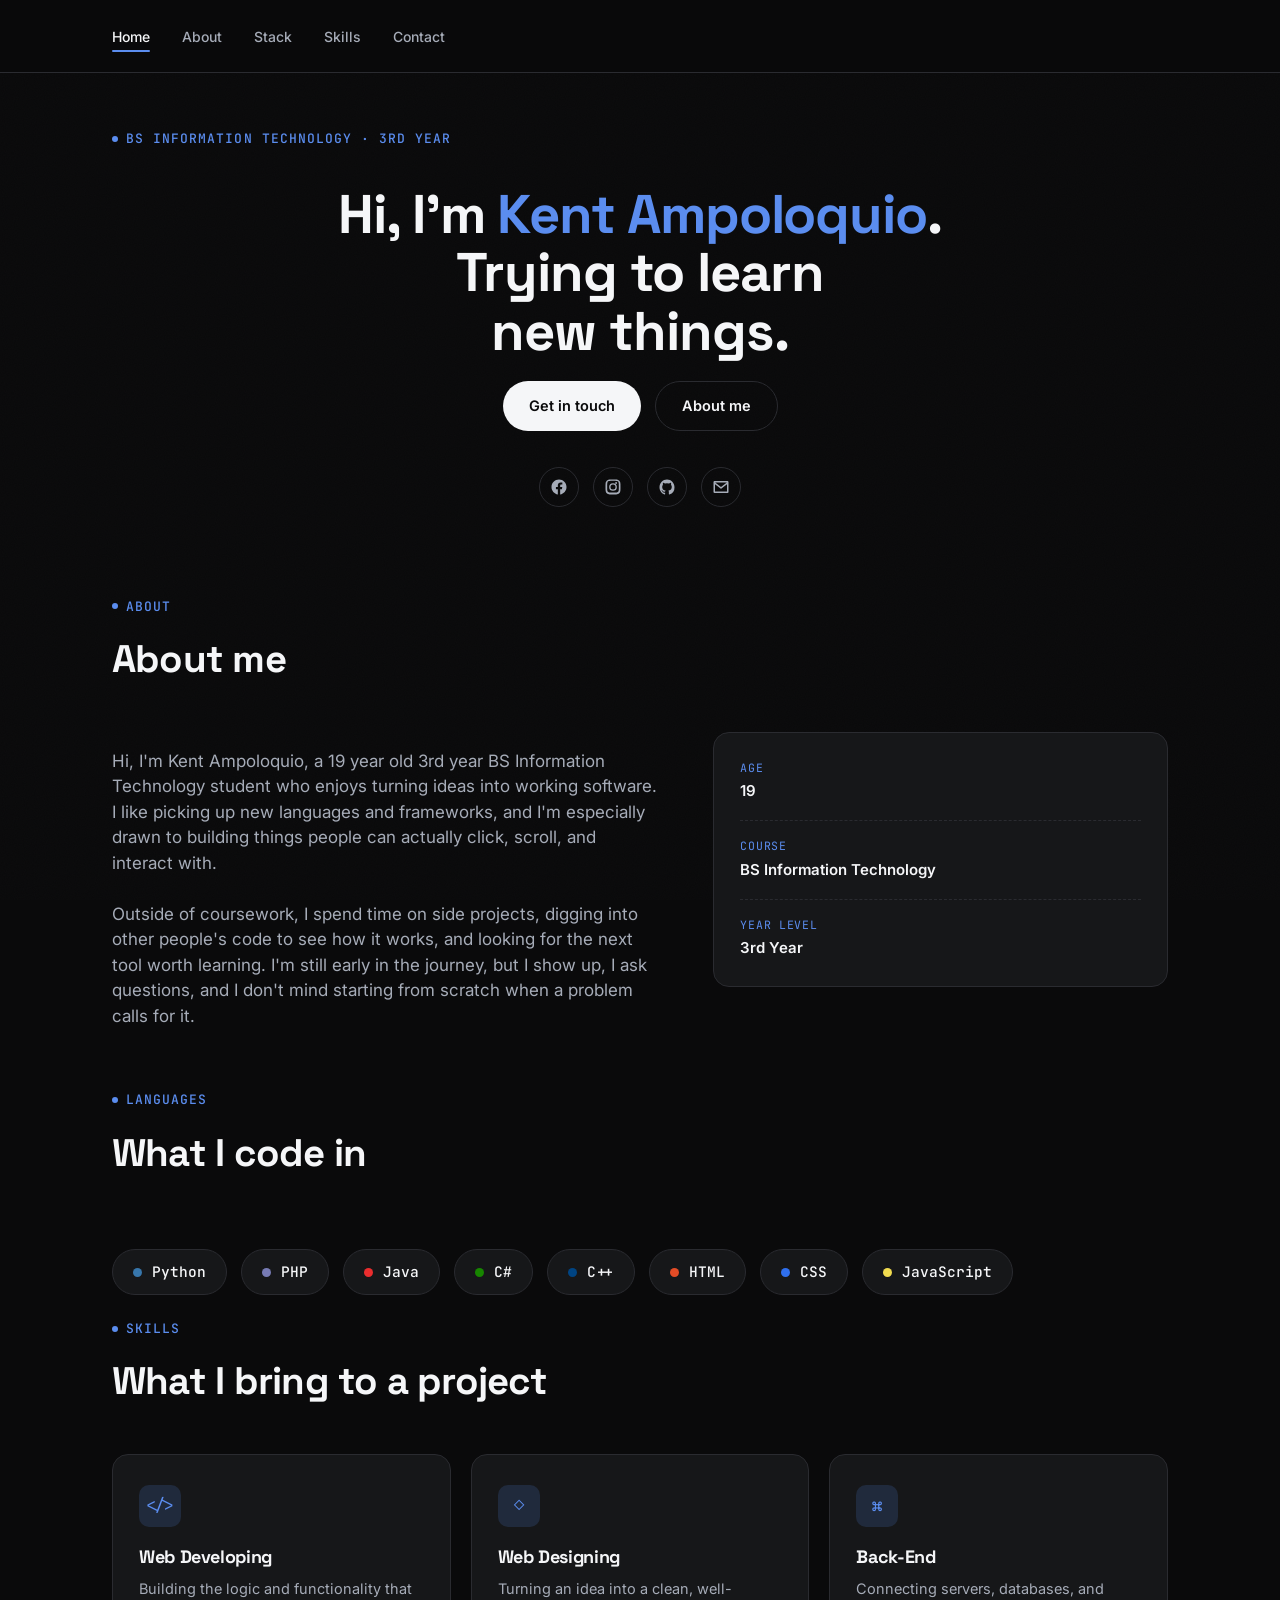
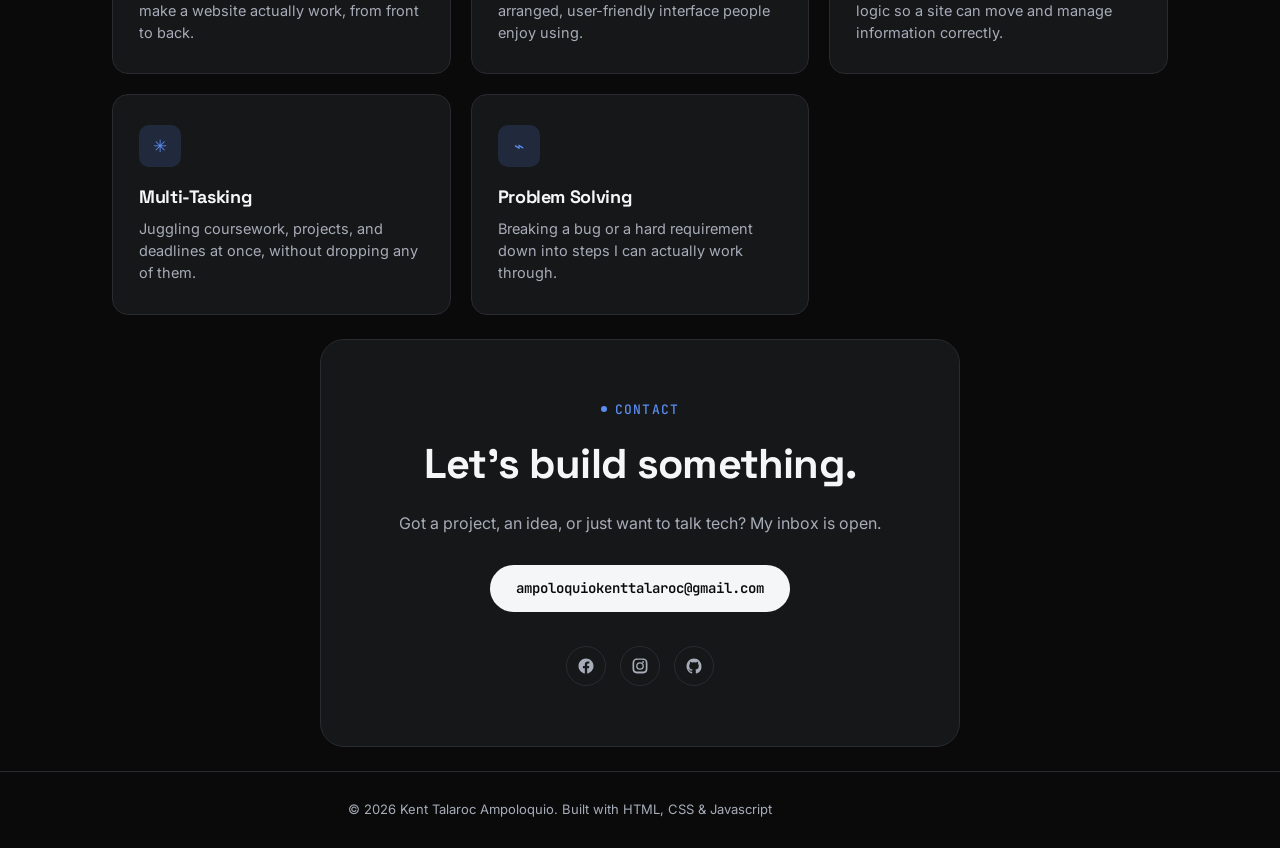
<file: index.html>
<!doctype html>
<html lang="en">
  <head>
    <meta charset="UTF-8" />
    <meta name="viewport" content="width=device-width, initial-scale=1.0" />
    <title>Portfolio</title>
    <link rel="preconnect" href="https://fonts.googleapis.com" />
    <link rel="preconnect" href="https://fonts.gstatic.com" crossorigin />
    <link
      href="https://fonts.googleapis.com/css2?family=Space+Grotesk:wght@400;500;600;700&family=Inter:wght@400;500;600&family=JetBrains+Mono:wght@400;500;600&display=swap"
      rel="stylesheet"
    />
    <link rel="stylesheet" href="styles.css"/>
  </head>
  <body>
    <div class="noise-overlay"></div>

    <header class="site-header">
      <nav class="nav container">
        <ul class="nav-links" id="navLinks">
          <li><a href="#home" class="nav-link">Home</a></li>
          <li><a href="#about" class="nav-link">About</a></li>
          <li><a href="#stack" class="nav-link">Stack</a></li>
          <li><a href="#skills" class="nav-link">Skills</a></li>
          <li><a href="#contact" class="nav-link">Contact</a></li>
        </ul>
        <button class="nav-toggle" id="navToggle" aria-label="Toggle navigation" aria-expanded="false">
          <span></span>
          <span></span>
          <span></span>
        </button>
      </nav>
    </header>

    <main>
      <section id="home" class="hero container">
        <p class="eyebrow hero-eyebrow">
          <span class="dot"></span> BS Information Technology · 3rd Year
        </p>
        <div class="hero-text reveal">
          <h1>
            Hi, I'm <span class="accent">Kent Ampoloquio</span>.<br />Trying to
            learn<br />new things.
          </h1>
          <div class="hero-actions">
            <a href="#contact" class="btn btn-primary">Get in touch</a>
            <a href="#about" class="btn btn-ghost">About me</a>
          </div>

          <div class="social-row">
            <a href="https://www.facebook.com/kent.talaroc.ampoloquio" target="_blank" rel="noopener" aria-label="Facebook" class="social-icon">
              <svg viewBox="0 0 24 24" fill="currentColor"><path d="M22 12.06C22 6.5 17.52 2 12 2S2 6.5 2 12.06c0 5.02 3.66 9.18 8.44 9.94v-7.03H7.9v-2.91h2.54V9.85c0-2.51 1.49-3.9 3.77-3.9 1.09 0 2.24.2 2.24.2v2.46h-1.26c-1.24 0-1.63.78-1.63 1.57v1.88h2.78l-.45 2.91h-2.33V22c4.78-.76 8.44-4.92 8.44-9.94z"/></svg>
            </a>
            <a href="https://www.instagram.com/ryuu_kxn/" target="_blank" rel="noopener" aria-label="Instagram" class="social-icon">
              <svg viewBox="0 0 24 24" fill="currentColor"><path d="M12 2c2.72 0 3.06.01 4.12.06 1.06.05 1.79.22 2.43.47.65.25 1.2.6 1.75 1.15.5.5.85 1.05 1.15 1.75.25.64.42 1.37.47 2.43.05 1.06.06 1.4.06 4.12s-.01 3.06-.06 4.12c-.05 1.06-.22 1.79-.47 2.43a4.9 4.9 0 01-1.15 1.75 4.9 4.9 0 01-1.75 1.15c-.64.25-1.37.42-2.43.47-1.06.05-1.4.06-4.12.06s-3.06-.01-4.12-.06c-1.06-.05-1.79-.22-2.43-.47a4.9 4.9 0 01-1.75-1.15 4.9 4.9 0 01-1.15-1.75c-.25-.64-.42-1.37-.47-2.43C2.01 15.06 2 14.72 2 12s.01-3.06.06-4.12c.05-1.06.22-1.79.47-2.43.25-.65.6-1.2 1.15-1.75A4.9 4.9 0 015.43 2.55c.64-.25 1.37-.42 2.43-.47C8.94 2.01 9.28 2 12 2zm0 1.8c-2.67 0-2.99.01-4.04.06-.87.04-1.34.18-1.65.3-.42.16-.72.36-1.03.67-.31.31-.51.61-.67 1.03-.12.31-.26.78-.3 1.65-.05 1.05-.06 1.37-.06 4.04s.01 2.99.06 4.04c.04.87.18 1.34.3 1.65.16.42.36.72.67 1.03.31.31.61.51 1.03.67.31.12.78.26 1.65.3 1.05.05 1.37.06 4.04.06s2.99-.01 4.04-.06c.87-.04 1.34-.18 1.65-.3.42-.16.72-.36 1.03-.67.31-.31.51-.61.67-1.03.12-.31.26-.78.3-1.65.05-1.05.06-1.37.06-4.04s-.01-2.99-.06-4.04c-.04-.87-.18-1.34-.3-1.65a2.78 2.78 0 00-.67-1.03 2.78 2.78 0 00-1.03-.67c-.31-.12-.78-.26-1.65-.3-1.05-.05-1.37-.06-4.04-.06zm0 3.05a5.15 5.15 0 110 10.3 5.15 5.15 0 010-10.3zm0 1.8a3.35 3.35 0 100 6.7 3.35 3.35 0 000-6.7zm5.35-1.99a1.2 1.2 0 11-2.4 0 1.2 1.2 0 012.4 0z"/></svg>
            </a>
            <a href="https://github.com/Kenttalarocampoloquio" target="_blank" rel="noopener" aria-label="GitHub" class="social-icon">
              <svg viewBox="0 0 24 24" fill="currentColor"><path d="M12 2C6.48 2 2 6.58 2 12.25c0 4.53 2.87 8.37 6.84 9.73.5.1.68-.22.68-.5 0-.24-.01-1.05-.01-1.9-2.78.62-3.37-1.21-3.37-1.21-.45-1.18-1.11-1.5-1.11-1.5-.9-.63.07-.62.07-.62 1 .07 1.53 1.05 1.53 1.05.89 1.56 2.34 1.11 2.91.85.09-.66.35-1.11.63-1.37-2.22-.26-4.56-1.14-4.56-5.06 0-1.12.39-2.03 1.03-2.74-.1-.26-.45-1.31.1-2.73 0 0 .84-.27 2.75 1.05a9.3 9.3 0 015 0c1.91-1.32 2.75-1.05 2.75-1.05.55 1.42.2 2.47.1 2.73.64.71 1.03 1.62 1.03 2.74 0 3.93-2.34 4.79-4.57 5.05.36.32.68.94.68 1.9 0 1.37-.01 2.48-.01 2.81 0 .28.18.61.69.5A10.03 10.03 0 0022 12.25C22 6.58 17.52 2 12 2z"/></svg>
            </a>
            <a href="mailto:ampoloquiokenttalaroc@gmail.com" aria-label="Email" class="social-icon">
              <svg viewBox="0 0 24 24" fill="currentColor"><path d="M2 5.5C2 4.67 2.67 4 3.5 4h17c.83 0 1.5.67 1.5 1.5v13c0 .83-.67 1.5-1.5 1.5h-17A1.5 1.5 0 012 18.5v-13zm2.2.5l7.8 5.98L19.8 6H4.2zM20 8.3l-7.4 5.68a1 1 0 01-1.2 0L4 8.3V18h16V8.3z"/></svg>
            </a>
          </div>
        </div>
      </section>

      <section id="about" class="about container">
        <div class="section-head reveal">
          <p class="eyebrow"><span class="dot"></span> About</p>
          <h2>About me</h2>
        </div>
        <div class="about-grid">
          <p class="about-text reveal">
            Hi, I'm Kent Ampoloquio, a 19 year old 3rd year BS Information
            Technology student who enjoys turning ideas into working software. I
            like picking up new languages and frameworks, and I'm especially
            drawn to building things people can actually click, scroll, and
            interact with.
            <br /><br />
            Outside of coursework, I spend time on side projects, digging into
            other people's code to see how it works, and looking for the next
            tool worth learning. I'm still early in the journey, but I show up,
            I ask questions, and I don't mind starting from scratch when a
            problem calls for it.
          </p>
          <div class="about-facts reveal" style="--delay: 0.1s">
            <div class="fact">
              <span class="fact-label">Age</span>
              <span class="fact-value">19</span>
            </div>
            <div class="fact">
              <span class="fact-label">Course</span>
              <span class="fact-value">BS Information Technology</span>
            </div>
            <div class="fact">
              <span class="fact-label">Year level</span>
              <span class="fact-value">3rd Year</span>
            </div>
          </div>
        </div>
      </section>

      <section id="stack" class="stack container">
        <div class="section-head reveal"><br>
          <p class="eyebrow"><span class="dot"></span> Languages</p>
          <h2>What I code in</h2><br>
        </div>
        <div class="tag-grid reveal">
          <span class="lang-tag" style="--lc: #3776ab"><i></i>Python</span>
          <span class="lang-tag" style="--lc: #777bb4"><i></i>PHP</span>
          <span class="lang-tag" style="--lc: #ea2d2e"><i></i>Java</span>
          <span class="lang-tag" style="--lc: #178600"><i></i>C#</span>
          <span class="lang-tag" style="--lc: #004482"><i></i>C++</span>
          <span class="lang-tag" style="--lc: #e34c26"><i></i>HTML</span>
          <span class="lang-tag" style="--lc: #2f6fed"><i></i>CSS</span>
          <span class="lang-tag" style="--lc: #f0db4f"><i></i>JavaScript</span>
        </div>
        <br />
      </section>

      <section id="skills" class="skills container">
        <div class="section-head reveal">
          <p class="eyebrow"><span class="dot"></span> Skills</p>
          <h2>What I bring to a project</h2>
        </div>
        <div class="skills-grid">
          <div class="skill-card reveal">
            <span class="skill-tag">&lt;/&gt;</span>
            <h3>Web Developing</h3>
            <p>Building the logic and functionality that make a website actually work, from front to back.</p>
          </div>
          <div class="skill-card reveal" style="--delay: 0.05s">
            <span class="skill-tag">◇</span>
            <h3>Web Designing</h3>
            <p>Turning an idea into a clean, well-arranged, user-friendly interface people enjoy using.</p>
          </div>
          <div class="skill-card reveal" style="--delay: 0.1s">
            <span class="skill-tag">⌘</span>
            <h3>Back-End</h3>
            <p>Connecting servers, databases, and logic so a site can move and manage information correctly.</p>
          </div>
          <div class="skill-card reveal" style="--delay: 0.15s">
            <span class="skill-tag">✳</span>
            <h3>Multi-Tasking</h3>
            <p>Juggling coursework, projects, and deadlines at once, without dropping any of them.</p>
          </div>
          <div class="skill-card reveal" style="--delay: 0.2s">
            <span class="skill-tag">⌁</span>
            <h3>Problem Solving</h3>
            <p>Breaking a bug or a hard requirement down into steps I can actually work through.</p>
          </div>
        </div>
      </section>

      <br />

      <section id="contact" class="contact container">
        <div class="contact-card reveal">
          <p class="eyebrow"><span class="dot"></span> Contact</p>
          <h2>Let's build something.</h2>
          <p class="contact-sub">Got a project, an idea, or just want to talk tech? My inbox is open.</p>
          <a href="mailto:ampoloquiokenttalaroc@gmail.com" class="btn btn-primary email-btn">ampoloquiokenttalaroc@gmail.com</a>
          <div class="social-row center">
            <a href="https://www.facebook.com/kent.talaroc.ampoloquio" target="_blank" rel="noopener" aria-label="Facebook" class="social-icon">
              <svg viewBox="0 0 24 24" fill="currentColor"><path d="M22 12.06C22 6.5 17.52 2 12 2S2 6.5 2 12.06c0 5.02 3.66 9.18 8.44 9.94v-7.03H7.9v-2.91h2.54V9.85c0-2.51 1.49-3.9 3.77-3.9 1.09 0 2.24.2 2.24.2v2.46h-1.26c-1.24 0-1.63.78-1.63 1.57v1.88h2.78l-.45 2.91h-2.33V22c4.78-.76 8.44-4.92 8.44-9.94z"/></svg>
            </a>
            <a href="https://www.instagram.com/ryuu_kxn/" target="_blank" rel="noopener" aria-label="Instagram" class="social-icon">
              <svg viewBox="0 0 24 24" fill="currentColor"><path d="M12 2c2.72 0 3.06.01 4.12.06 1.06.05 1.79.22 2.43.47.65.25 1.2.6 1.75 1.15.5.5.85 1.05 1.15 1.75.25.64.42 1.37.47 2.43.05 1.06.06 1.4.06 4.12s-.01 3.06-.06 4.12c-.05 1.06-.22 1.79-.47 2.43a4.9 4.9 0 01-1.15 1.75 4.9 4.9 0 01-1.75 1.15c-.64.25-1.37.42-2.43.47-1.06.05-1.4.06-4.12.06s-3.06-.01-4.12-.06c-1.06-.05-1.79-.22-2.43-.47a4.9 4.9 0 01-1.75-1.15 4.9 4.9 0 01-1.15-1.75c-.25-.64-.42-1.37-.47-2.43C2.01 15.06 2 14.72 2 12s.01-3.06.06-4.12c.05-1.06.22-1.79.47-2.43.25-.65.6-1.2 1.15-1.75A4.9 4.9 0 015.43 2.55c.64-.25 1.37-.42 2.43-.47C8.94 2.01 9.28 2 12 2zm0 1.8c-2.67 0-2.99.01-4.04.06-.87.04-1.34.18-1.65.3-.42.16-.72.36-1.03.67-.31.31-.51.61-.67 1.03-.12.31-.26.78-.3 1.65-.05 1.05-.06 1.37-.06 4.04s.01 2.99.06 4.04c.04.87.18 1.34.3 1.65.16.42.36.72.67 1.03.31.31.61.51 1.03.67.31.12.78.26 1.65.3 1.05.05 1.37.06 4.04.06s2.99-.01 4.04-.06c.87-.04 1.34-.18 1.65-.3.42-.16.72-.36 1.03-.67.31-.31.51-.61.67-1.03.12-.31.26-.78.3-1.65.05-1.05.06-1.37.06-4.04s-.01-2.99-.06-4.04c-.04-.87-.18-1.34-.3-1.65a2.78 2.78 0 00-.67-1.03 2.78 2.78 0 00-1.03-.67c-.31-.12-.78-.26-1.65-.3-1.05-.05-1.37-.06-4.04-.06zm0 3.05a5.15 5.15 0 110 10.3 5.15 5.15 0 010-10.3zm0 1.8a3.35 3.35 0 100 6.7 3.35 3.35 0 000-6.7zm5.35-1.99a1.2 1.2 0 11-2.4 0 1.2 1.2 0 012.4 0z"/></svg>
            </a>
            <a href="https://github.com/Kenttalarocampoloquio" target="_blank" rel="noopener" aria-label="GitHub" class="social-icon">
              <svg viewBox="0 0 24 24" fill="currentColor"><path d="M12 2C6.48 2 2 6.58 2 12.25c0 4.53 2.87 8.37 6.84 9.73.5.1.68-.22.68-.5 0-.24-.01-1.05-.01-1.9-2.78.62-3.37-1.21-3.37-1.21-.45-1.18-1.11-1.5-1.11-1.5-.9-.63.07-.62.07-.62 1 .07 1.53 1.05 1.53 1.05.89 1.56 2.34 1.11 2.91.85.09-.66.35-1.11.63-1.37-2.22-.26-4.56-1.14-4.56-5.06 0-1.12.39-2.03 1.03-2.74-.1-.26-.45-1.31.1-2.73 0 0 .84-.27 2.75 1.05a9.3 9.3 0 015 0c1.91-1.32 2.75-1.05 2.75-1.05.55 1.42.2 2.47.1 2.73.64.71 1.03 1.62 1.03 2.74 0 3.93-2.34 4.79-4.57 5.05.36.32.68.94.68 1.9 0 1.37-.01 2.48-.01 2.81 0 .28.18.61.69.5A10.03 10.03 0 0022 12.25C22 6.58 17.52 2 12 2z"/></svg>
            </a>
          </div>
        </div>
      </section>
      <br />
    </main>

    <footer class="site-footer">
      <p class="container">&copy; 2026 Kent Talaroc Ampoloquio. Built with HTML, CSS &amp; Javascript</p>
    </footer>

    <script src="function.js"></script>
  </body>
</html>
</file>
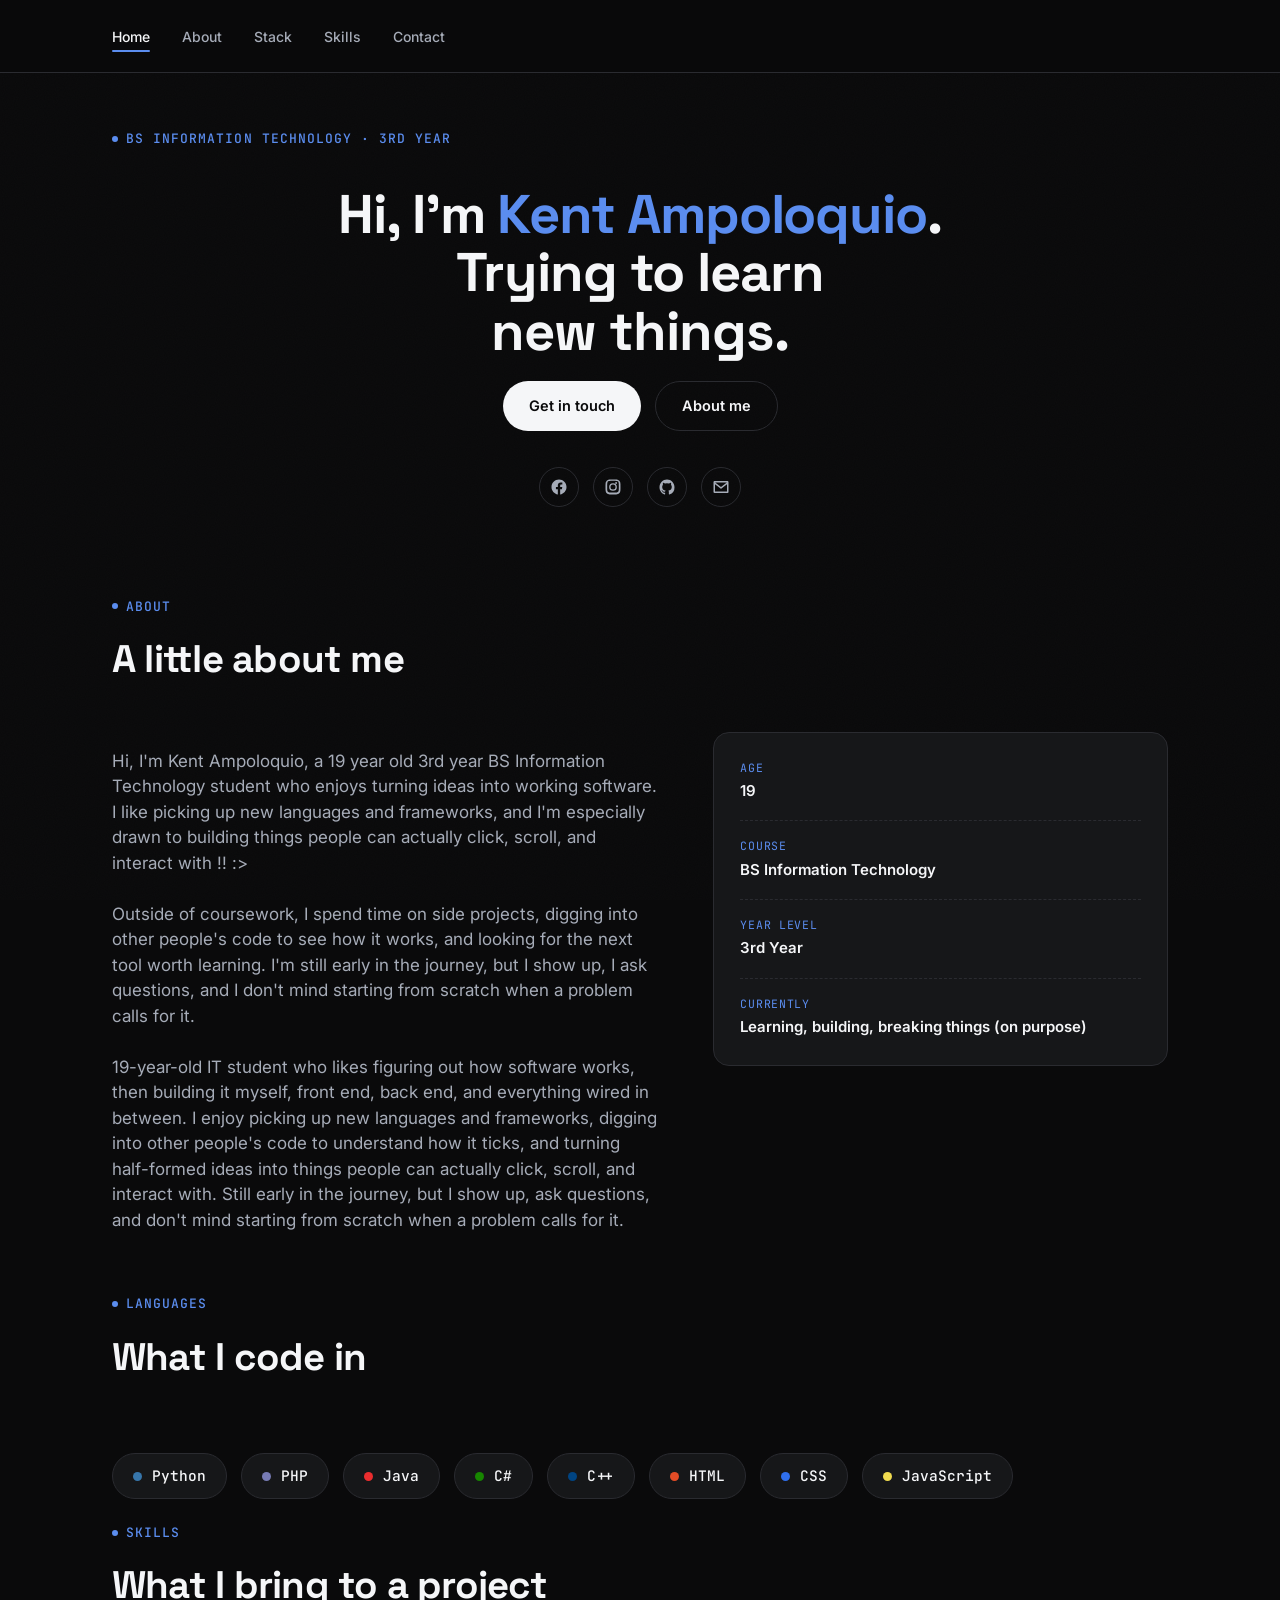
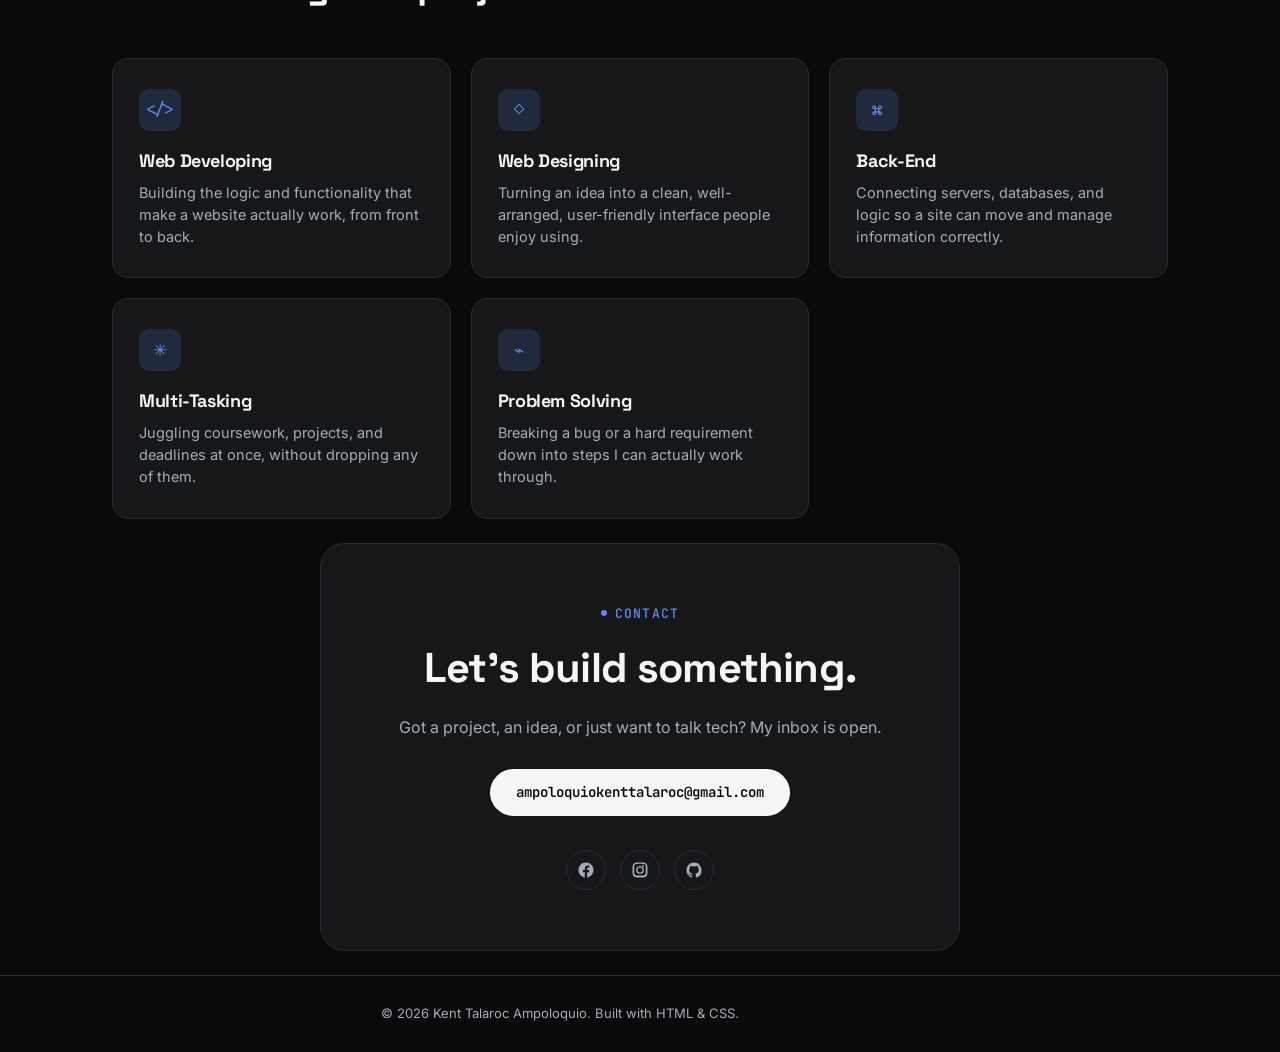
<file: main.html>
<!doctype html>
<html lang="en">
  <head>
    <meta charset="UTF-8" />
    <meta name="viewport" content="width=device-width, initial-scale=1.0" />
    <title>Portfolio</title>
    <link rel="preconnect" href="https://fonts.googleapis.com" />
    <link rel="preconnect" href="https://fonts.gstatic.com" crossorigin />
    <link
      href="https://fonts.googleapis.com/css2?family=Space+Grotesk:wght@400;500;600;700&family=Inter:wght@400;500;600&family=JetBrains+Mono:wght@400;500;600&display=swap"
      rel="stylesheet"
    />
    <link rel="stylesheet" href="styles.css"/>
  </head>
  <body>
    <div class="noise-overlay"></div>

    <header class="site-header">
      <nav class="nav container">
        <ul class="nav-links">
          <li><a href="#home">Home</a></li>
          <li><a href="#about">About</a></li>
          <li><a href="#stack">Stack</a></li>
          <li><a href="#skills">Skills</a></li>
          <li><a href="#contact">Contact</a></li>
        </ul>
      </nav>
    </header>

    <main>
      <section id="home" class="hero container">
        <p class="eyebrow hero-eyebrow">
          <span class="dot"></span> BS Information Technology · 3rd Year
        </p>
        <div class="hero-text reveal">
          <h1>
            Hi, I'm <span class="accent">Kent Ampoloquio</span>.<br />Trying to
            learn<br />new things.
          </h1>
          <div class="hero-actions">
            <a href="#contact" class="btn btn-primary">Get in touch</a>
            <a href="#about" class="btn btn-ghost">About me</a>
          </div>

          <div class="social-row">
            <a
              href="https://www.facebook.com/kent.talaroc.ampoloquio"
              target="_blank"
              rel="noopener"
              aria-label="Facebook"
              class="social-icon"
            >
              <svg viewBox="0 0 24 24" fill="currentColor">
                <path
                  d="M22 12.06C22 6.5 17.52 2 12 2S2 6.5 2 12.06c0 5.02 3.66 9.18 8.44 9.94v-7.03H7.9v-2.91h2.54V9.85c0-2.51 1.49-3.9 3.77-3.9 1.09 0 2.24.2 2.24.2v2.46h-1.26c-1.24 0-1.63.78-1.63 1.57v1.88h2.78l-.45 2.91h-2.33V22c4.78-.76 8.44-4.92 8.44-9.94z"
                />
              </svg>
            </a>
            <a
              href="https://www.instagram.com/ryuu_kxn/"
              target="_blank"
              rel="noopener"
              aria-label="Instagram"
              class="social-icon"
            >
              <svg viewBox="0 0 24 24" fill="currentColor">
                <path
                  d="M12 2c2.72 0 3.06.01 4.12.06 1.06.05 1.79.22 2.43.47.65.25 1.2.6 1.75 1.15.5.5.85 1.05 1.15 1.75.25.64.42 1.37.47 2.43.05 1.06.06 1.4.06 4.12s-.01 3.06-.06 4.12c-.05 1.06-.22 1.79-.47 2.43a4.9 4.9 0 01-1.15 1.75 4.9 4.9 0 01-1.75 1.15c-.64.25-1.37.42-2.43.47-1.06.05-1.4.06-4.12.06s-3.06-.01-4.12-.06c-1.06-.05-1.79-.22-2.43-.47a4.9 4.9 0 01-1.75-1.15 4.9 4.9 0 01-1.15-1.75c-.25-.64-.42-1.37-.47-2.43C2.01 15.06 2 14.72 2 12s.01-3.06.06-4.12c.05-1.06.22-1.79.47-2.43.25-.65.6-1.2 1.15-1.75A4.9 4.9 0 015.43 2.55c.64-.25 1.37-.42 2.43-.47C8.94 2.01 9.28 2 12 2zm0 1.8c-2.67 0-2.99.01-4.04.06-.87.04-1.34.18-1.65.3-.42.16-.72.36-1.03.67-.31.31-.51.61-.67 1.03-.12.31-.26.78-.3 1.65-.05 1.05-.06 1.37-.06 4.04s.01 2.99.06 4.04c.04.87.18 1.34.3 1.65.16.42.36.72.67 1.03.31.31.61.51 1.03.67.31.12.78.26 1.65.3 1.05.05 1.37.06 4.04.06s2.99-.01 4.04-.06c.87-.04 1.34-.18 1.65-.3.42-.16.72-.36 1.03-.67.31-.31.51-.61.67-1.03.12-.31.26-.78.3-1.65.05-1.05.06-1.37.06-4.04s-.01-2.99-.06-4.04c-.04-.87-.18-1.34-.3-1.65a2.78 2.78 0 00-.67-1.03 2.78 2.78 0 00-1.03-.67c-.31-.12-.78-.26-1.65-.3-1.05-.05-1.37-.06-4.04-.06zm0 3.05a5.15 5.15 0 110 10.3 5.15 5.15 0 010-10.3zm0 1.8a3.35 3.35 0 100 6.7 3.35 3.35 0 000-6.7zm5.35-1.99a1.2 1.2 0 11-2.4 0 1.2 1.2 0 012.4 0z"
                />
              </svg>
            </a>
            <a
              href="https://github.com/Kenttalarocampoloquio"
              target="_blank"
              rel="noopener"
              aria-label="GitHub"
              class="social-icon"
            >
              <svg viewBox="0 0 24 24" fill="currentColor">
                <path
                  d="M12 2C6.48 2 2 6.58 2 12.25c0 4.53 2.87 8.37 6.84 9.73.5.1.68-.22.68-.5 0-.24-.01-1.05-.01-1.9-2.78.62-3.37-1.21-3.37-1.21-.45-1.18-1.11-1.5-1.11-1.5-.9-.63.07-.62.07-.62 1 .07 1.53 1.05 1.53 1.05.89 1.56 2.34 1.11 2.91.85.09-.66.35-1.11.63-1.37-2.22-.26-4.56-1.14-4.56-5.06 0-1.12.39-2.03 1.03-2.74-.1-.26-.45-1.31.1-2.73 0 0 .84-.27 2.75 1.05a9.3 9.3 0 015 0c1.91-1.32 2.75-1.05 2.75-1.05.55 1.42.2 2.47.1 2.73.64.71 1.03 1.62 1.03 2.74 0 3.93-2.34 4.79-4.57 5.05.36.32.68.94.68 1.9 0 1.37-.01 2.48-.01 2.81 0 .28.18.61.69.5A10.03 10.03 0 0022 12.25C22 6.58 17.52 2 12 2z"
                />
              </svg>
            </a>
            <a
              href="mailto:ampoloquiokenttalaroc@gmail.com"
              aria-label="Email"
              class="social-icon"
            >
              <svg viewBox="0 0 24 24" fill="currentColor">
                <path
                  d="M2 5.5C2 4.67 2.67 4 3.5 4h17c.83 0 1.5.67 1.5 1.5v13c0 .83-.67 1.5-1.5 1.5h-17A1.5 1.5 0 012 18.5v-13zm2.2.5l7.8 5.98L19.8 6H4.2zM20 8.3l-7.4 5.68a1 1 0 01-1.2 0L4 8.3V18h16V8.3z"
                />
              </svg>
            </a>
          </div>
        </div>

      </section>
      <section id="about" class="about container">
        <div class="section-head reveal">
          <p class="eyebrow"><span class="dot"></span> About</p>
          <h2>A little about me</h2>
        </div>
        <div class="about-grid">
          <p class="about-text reveal">
            Hi, I'm Kent Ampoloquio, a 19 year old 3rd year BS Information
            Technology student who enjoys turning ideas into working software. I
            like picking up new languages and frameworks, and I'm especially
            drawn to building things people can actually click, scroll, and
            interact with !! :>
            <br /><br />
            Outside of coursework, I spend time on side projects, digging into
            other people's code to see how it works, and looking for the next
            tool worth learning. I'm still early in the journey, but I show up,
            I ask questions, and I don't mind starting from scratch when a
            problem calls for it.
            <br /><br />
            19-year-old IT student who likes figuring out how software
            works, then building it myself, front end, back end, and
            everything wired in between. I enjoy picking up new languages
            and frameworks, digging into other people's code to understand
            how it ticks, and turning half-formed ideas into things people
            can actually click, scroll, and interact with. Still early in
            the journey, but I show up, ask questions, and don't mind
            starting from scratch when a problem calls for it.
          </p>
          <div class="about-facts reveal" style="--delay: 0.1s">
            <div class="fact">
              <span class="fact-label">Age</span>
              <span class="fact-value">19</span>
            </div>
            <div class="fact">
              <span class="fact-label">Course</span>
              <span class="fact-value">BS Information Technology</span>
            </div>
            <div class="fact">
              <span class="fact-label">Year level</span>
              <span class="fact-value">3rd Year</span>
            </div>
            <div class="fact">
              <span class="fact-label">Currently</span>
              <span class="fact-value"
                >Learning, building, breaking things (on purpose)</span
              >
            </div>
          </div>
        </div>
      </section>
      <section id="stack" class="stack container">
        <div class="section-head reveal"><br>
          <p class="eyebrow"><span class="dot"></span> Languages</p>
          <h2>What I code in</h2><br>
        </div>
        <div class="tag-grid reveal">
          <span class="lang-tag" style="--lc: #3776ab"><i></i>Python</span>
          <span class="lang-tag" style="--lc: #777bb4"><i></i>PHP</span>
          <span class="lang-tag" style="--lc: #ea2d2e"><i></i>Java</span>
          <span class="lang-tag" style="--lc: #178600"><i></i>C#</span>
          <span class="lang-tag" style="--lc: #004482"><i></i>C++</span>
          <span class="lang-tag" style="--lc: #e34c26"><i></i>HTML</span>
          <span class="lang-tag" style="--lc: #2f6fed"><i></i>CSS</span>
          <span class="lang-tag" style="--lc: #f0db4f"><i></i>JavaScript</span>
        </div>
        <br />
      </section>
      <section id="skills" class="skills container">
        <div class="section-head reveal">
          <p class="eyebrow"><span class="dot"></span> Skills</p>
          <h2>What I bring to a project</h2>
        </div>
        <div class="skills-grid">
          <div class="skill-card reveal">
            <span class="skill-tag">&lt;/&gt;</span>
            <h3>Web Developing</h3>
            <p>
              Building the logic and functionality that make a website actually
              work, from front to back.
            </p>
          </div>
          <div class="skill-card reveal" style="--delay: 0.05s">
            <span class="skill-tag">◇</span>
            <h3>Web Designing</h3>
            <p>
              Turning an idea into a clean, well-arranged, user-friendly
              interface people enjoy using.
            </p>
          </div>
          <div class="skill-card reveal" style="--delay: 0.1s">
            <span class="skill-tag">⌘</span>
            <h3>Back-End</h3>
            <p>
              Connecting servers, databases, and logic so a site can move and
              manage information correctly.
            </p>
          </div>
          <div class="skill-card reveal" style="--delay: 0.15s">
            <span class="skill-tag">✳</span>
            <h3>Multi-Tasking</h3>
            <p>
              Juggling coursework, projects, and deadlines at once, without
              dropping any of them.
            </p>
          </div>
          <div class="skill-card reveal" style="--delay: 0.2s">
            <span class="skill-tag">⌁</span>
            <h3>Problem Solving</h3>
            <p>
              Breaking a bug or a hard requirement down into steps I can
              actually work through.
            </p>
          </div>
        </div>
      </section>
      <br />
      <section id="contact" class="contact container">
        <div class="contact-card reveal">
          <p class="eyebrow"><span class="dot"></span> Contact</p>
          <h2>Let's build something.</h2>
          <p class="contact-sub">
            Got a project, an idea, or just want to talk tech? My inbox is open.
          </p>
          <a
            href="mailto:ampoloquiokenttalaroc@gmail.com"
            class="btn btn-primary email-btn"
            >ampoloquiokenttalaroc@gmail.com</a
          >
          <div class="social-row center">
            <a
              href="https://www.facebook.com/kent.talaroc.ampoloquio"
              target="_blank"
              rel="noopener"
              aria-label="Facebook"
              class="social-icon"
            >
              <svg viewBox="0 0 24 24" fill="currentColor">
                <path
                  d="M22 12.06C22 6.5 17.52 2 12 2S2 6.5 2 12.06c0 5.02 3.66 9.18 8.44 9.94v-7.03H7.9v-2.91h2.54V9.85c0-2.51 1.49-3.9 3.77-3.9 1.09 0 2.24.2 2.24.2v2.46h-1.26c-1.24 0-1.63.78-1.63 1.57v1.88h2.78l-.45 2.91h-2.33V22c4.78-.76 8.44-4.92 8.44-9.94z"
                />
              </svg>
            </a>
            <a
              href="https://www.instagram.com/ryuu_kxn/"
              target="_blank"
              rel="noopener"
              aria-label="Instagram"
              class="social-icon"
            >
              <svg viewBox="0 0 24 24" fill="currentColor">
                <path
                  d="M12 2c2.72 0 3.06.01 4.12.06 1.06.05 1.79.22 2.43.47.65.25 1.2.6 1.75 1.15.5.5.85 1.05 1.15 1.75.25.64.42 1.37.47 2.43.05 1.06.06 1.4.06 4.12s-.01 3.06-.06 4.12c-.05 1.06-.22 1.79-.47 2.43a4.9 4.9 0 01-1.15 1.75 4.9 4.9 0 01-1.75 1.15c-.64.25-1.37.42-2.43.47-1.06.05-1.4.06-4.12.06s-3.06-.01-4.12-.06c-1.06-.05-1.79-.22-2.43-.47a4.9 4.9 0 01-1.75-1.15 4.9 4.9 0 01-1.15-1.75c-.25-.64-.42-1.37-.47-2.43C2.01 15.06 2 14.72 2 12s.01-3.06.06-4.12c.05-1.06.22-1.79.47-2.43.25-.65.6-1.2 1.15-1.75A4.9 4.9 0 015.43 2.55c.64-.25 1.37-.42 2.43-.47C8.94 2.01 9.28 2 12 2zm0 1.8c-2.67 0-2.99.01-4.04.06-.87.04-1.34.18-1.65.3-.42.16-.72.36-1.03.67-.31.31-.51.61-.67 1.03-.12.31-.26.78-.3 1.65-.05 1.05-.06 1.37-.06 4.04s.01 2.99.06 4.04c.04.87.18 1.34.3 1.65.16.42.36.72.67 1.03.31.31.61.51 1.03.67.31.12.78.26 1.65.3 1.05.05 1.37.06 4.04.06s2.99-.01 4.04-.06c.87-.04 1.34-.18 1.65-.3.42-.16.72-.36 1.03-.67.31-.31.51-.61.67-1.03.12-.31.26-.78.3-1.65.05-1.05.06-1.37.06-4.04s-.01-2.99-.06-4.04c-.04-.87-.18-1.34-.3-1.65a2.78 2.78 0 00-.67-1.03 2.78 2.78 0 00-1.03-.67c-.31-.12-.78-.26-1.65-.3-1.05-.05-1.37-.06-4.04-.06zm0 3.05a5.15 5.15 0 110 10.3 5.15 5.15 0 010-10.3zm0 1.8a3.35 3.35 0 100 6.7 3.35 3.35 0 000-6.7zm5.35-1.99a1.2 1.2 0 11-2.4 0 1.2 1.2 0 012.4 0z"
                />
              </svg>
            </a>
            <a
              href="https://github.com/Kenttalarocampoloquio"
              target="_blank"
              rel="noopener"
              aria-label="GitHub"
              class="social-icon"
            >
              <svg viewBox="0 0 24 24" fill="currentColor">
                <path
                  d="M12 2C6.48 2 2 6.58 2 12.25c0 4.53 2.87 8.37 6.84 9.73.5.1.68-.22.68-.5 0-.24-.01-1.05-.01-1.9-2.78.62-3.37-1.21-3.37-1.21-.45-1.18-1.11-1.5-1.11-1.5-.9-.63.07-.62.07-.62 1 .07 1.53 1.05 1.53 1.05.89 1.56 2.34 1.11 2.91.85.09-.66.35-1.11.63-1.37-2.22-.26-4.56-1.14-4.56-5.06 0-1.12.39-2.03 1.03-2.74-.1-.26-.45-1.31.1-2.73 0 0 .84-.27 2.75 1.05a9.3 9.3 0 015 0c1.91-1.32 2.75-1.05 2.75-1.05.55 1.42.2 2.47.1 2.73.64.71 1.03 1.62 1.03 2.74 0 3.93-2.34 4.79-4.57 5.05.36.32.68.94.68 1.9 0 1.37-.01 2.48-.01 2.81 0 .28.18.61.69.5A10.03 10.03 0 0022 12.25C22 6.58 17.52 2 12 2z"
                />
              </svg>
            </a>
          </div>
        </div>
      </section>
      <br />
    </main>

    <footer class="site-footer">
      <p class="container">
        &copy; 2026 Kent Talaroc Ampoloquio. Built with HTML &amp; CSS.
      </p>
    </footer>
    <script src="function.js"></script>
  </body>
</html>
</file>
<file: styles.css>
:root {
  --bg: #0a0a0b;
  --ink: #f5f6f8;
  --muted: #a6acb8;
  --line: #2a2b30;
  --panel: #161719;
  --accent: #5b8def;
  --accent-soft: rgba(91, 141, 239, 0.16);
  --green: #1f9d55;

  --font-display: 'Space Grotesk', sans-serif;
  --font-body: 'Inter', sans-serif;
  --font-mono: 'JetBrains Mono', monospace;

  --max-w: 1120px;
}

* {
  box-sizing: border-box;
}

html {
  scroll-behavior: smooth;
}

body {
  margin: 0;
  background: var(--bg);
  color: var(--ink);
  font-family: var(--font-body);
  line-height: 1.5;
  -webkit-font-smoothing: antialiased;
}

.container {
  max-width: var(--max-w);
  margin: 0 auto;
  padding: 0 32px;
}

img {
  max-width: 100%;
  display: block;
}

a {
  color: inherit;
  text-decoration: none;
}

h1,
h2,
h3 {
  font-family: var(--font-display);
  margin: 0;
  letter-spacing: -0.02em;
}

.accent {
  color: var(--accent);
}

.noise-overlay {
  position: fixed;
  inset: 0;
  pointer-events: none;
  z-index: 0;
  opacity: 0.02;
  background-image: url("data:image/svg+xml,%3Csvg xmlns='http://www.w3.org/2000/svg' width='120' height='120'%3E%3Cfilter id='n'%3E%3CfeTurbulence type='fractalNoise' baseFrequency='0.9' numOctaves='2' stitchTiles='stitch'/%3E%3C/filter%3E%3Crect width='100%25' height='100%25' filter='url(%23n)'/%3E%3C/svg%3E");
}

.eyebrow {
  display: flex;
  align-items: center;
  gap: 8px;
  font-family: var(--font-mono);
  font-size: 13px;
  text-transform: uppercase;
  letter-spacing: 0.08em;
  color: var(--accent);
  margin: 0 0 14px;
  font-weight: 500;
}

.eyebrow .dot {
  width: 6px;
  height: 6px;
  border-radius: 50%;
  background: var(--accent);
  display: inline-block;
}

.reveal {
  opacity: 0;
  transform: translateY(18px);
  transition: opacity .6s ease, transform .6s ease;
  transition-delay: var(--delay, 0s);
}

.reveal.in {
  opacity: 1;
  transform: translateY(0);
}

@media (prefers-reduced-motion: reduce) {
  .reveal {
    opacity: 1;
    transform: none;
    transition: none;
  }

  html {
    scroll-behavior: auto;
  }
}

/* ─── HEADER & NAV ─── */

.site-header {
  position: sticky;
  top: 0;
  z-index: 50;
  background: rgba(10, 10, 11, 0.85);
  backdrop-filter: blur(10px);
  border-bottom: 1px solid var(--line);
}

.nav {
  display: flex;
  align-items: center;
  justify-content: space-between;
  height: 72px;
}

.logo {
  font-family: var(--font-mono);
  font-weight: 600;
  font-size: 18px;
}

.logo-dot {
  color: var(--accent);
}

.nav-links {
  list-style: none;
  display: flex;
  gap: 32px;
  margin: 0;
  padding: 0;
}

.nav-links a {
  font-size: 14px;
  font-weight: 500;
  color: var(--muted);
  position: relative;
  padding: 6px 0;
  transition: color .2s ease;
}

.nav-links a:hover,
.nav-links a.active {
  color: var(--ink);
}

.nav-links a.active::after {
  content: "";
  position: absolute;
  left: 0;
  right: 0;
  bottom: -1px;
  height: 2px;
  background: var(--accent);
  border-radius: 2px;
}

.nav-cta {
  font-family: var(--font-mono);
  font-size: 13px;
  font-weight: 500;
  padding: 9px 18px;
  border: 1px solid var(--ink);
  border-radius: 100px;
  transition: background .2s ease, color .2s ease;
}

.nav-cta:hover {
  background: var(--ink);
  color: var(--bg);
}

/* Mobile nav — hamburger toggle */
.nav-toggle {
  display: none;
  flex-direction: column;
  justify-content: center;
  gap: 5px;
  background: none;
  border: none;
  cursor: pointer;
  padding: 6px;
  z-index: 60;
}

.nav-toggle span {
  display: block;
  width: 24px;
  height: 2px;
  background: var(--ink);
  border-radius: 2px;
  transition: transform .25s ease, opacity .25s ease;
}

.nav-toggle.open span:nth-child(1) { transform: translateY(7px) rotate(45deg); }
.nav-toggle.open span:nth-child(2) { opacity: 0; }
.nav-toggle.open span:nth-child(3) { transform: translateY(-7px) rotate(-45deg); }

@media (max-width: 780px) {
  .nav-toggle {
    display: flex;
  }

  .nav-links {
    display: none;
    position: fixed;
    inset: 72px 0 0 0;
    background: rgba(10, 10, 11, 0.97);
    backdrop-filter: blur(12px);
    flex-direction: column;
    align-items: center;
    justify-content: center;
    gap: 40px;
    z-index: 55;
  }

  .nav-links.open {
    display: flex;
  }

  .nav-links a {
    font-size: 22px;
    font-family: var(--font-display);
    font-weight: 600;
    color: var(--ink);
  }
}

/* ─── HERO ─── */

.hero {
  display: flex;
  flex-direction: column;
  align-items: center;
  text-align: center;
  gap: 22px;
  padding: 56px 32px 90px;
  position: relative;
}

.hero-eyebrow {
  align-self: flex-start;
  text-align: left;
}

.hero .hero-actions,
.hero .social-row {
  justify-content: center;
}

.hero-text h1 {
  font-size: clamp(2.4rem, 5vw, 3.4rem);
  line-height: 1.08;
  margin-bottom: 20px;
}

.hero-sub {
  color: var(--muted);
  font-size: 17px;
  max-width: 460px;
  margin-bottom: 32px;
}

.hero-actions {
  display: flex;
  gap: 14px;
  margin-bottom: 36px;
  flex-wrap: wrap;
  justify-content: center;
}

@media (max-width: 480px) {
  .hero {
    padding: 40px 20px 64px;
    align-items: center;
    text-align: center;
  }

  .hero-eyebrow {
    align-self: center;
  }

  .hero .hero-actions,
  .hero .social-row {
    justify-content: center;
  }

  .hero-text h1 {
    font-size: clamp(1.9rem, 9vw, 2.6rem);
    margin-bottom: 18px;
  }

  .hero-actions {
    flex-direction: column;
    width: 100%;
  }

  .hero-actions .btn {
    width: 100%;
    text-align: center;
  }
}

/* ─── BUTTONS ─── */

.btn {
  display: inline-flex;
  align-items: center;
  justify-content: center;
  padding: 13px 26px;
  border-radius: 100px;
  font-weight: 600;
  font-size: 14.5px;
  transition: transform .2s ease, box-shadow .2s ease, background .2s ease;
}

.btn-primary {
  background: var(--ink);
  color: var(--bg);
}

.btn-primary:hover {
  transform: translateY(-2px);
  box-shadow: 0 8px 20px rgba(16, 19, 26, 0.18);
}

.btn-ghost {
  border: 1px solid var(--line);
  color: var(--ink);
}

.btn-ghost:hover {
  border-color: var(--ink);
  transform: translateY(-2px);
}

/* ─── SOCIAL ROW ─── */

.social-row {
  display: flex;
  gap: 14px;
}

.social-row.center {
  justify-content: center;
  margin-top: 34px;
}

.social-icon {
  width: 40px;
  height: 40px;
  border: 1px solid var(--line);
  border-radius: 50%;
  display: flex;
  align-items: center;
  justify-content: center;
  color: var(--muted);
  transition: all .2s ease;
}

.social-icon svg {
  width: 18px;
  height: 18px;
}

.social-icon:hover {
  color: #fff;
  background: var(--accent);
  border-color: var(--accent);
  transform: translateY(-3px);
}

/* ─── EDITOR WINDOW ─── */

.hero-visual {
  position: relative;
}

.editor-window {
  background: #1a1b26;
  border-radius: 14px;
  box-shadow: 0 24px 60px -20px rgba(16, 19, 26, 0.35);
  overflow: hidden;
  transform: rotate(1.2deg);
  transition: transform .4s ease;
}

.editor-window:hover {
  transform: rotate(0deg);
}

.editor-titlebar {
  display: flex;
  align-items: center;
  gap: 14px;
  padding: 12px 16px;
  background: #16171f;
  border-bottom: 1px solid #24252f;
}

.dot-group {
  display: flex;
  gap: 7px;
}

.d {
  width: 11px;
  height: 11px;
  border-radius: 50%;
  display: inline-block;
}

.d.red   { background: #ff5f56; }
.d.yellow { background: #ffbd2e; }
.d.green  { background: #27c93f; }

.editor-tab {
  font-family: var(--font-mono);
  font-size: 12.5px;
  color: #9da4b5;
  background: #1e1f2b;
  padding: 5px 12px;
  border-radius: 6px;
}

.editor-body {
  padding: 22px 22px 26px;
  overflow-x: auto;
}

.editor-body pre {
  margin: 0;
  font-family: var(--font-mono);
  font-size: 13.2px;
  line-height: 1.75;
  color: #d5d8e6;
}

.c-key     { color: #ff7ab6; }
.c-var     { color: #8ec6ff; }
.c-prop    { color: #7fd6c0; }
.c-str     { color: #ffd479; }
.c-num     { color: #c3a2ff; }
.c-comment { color: #6b7189; font-style: italic; }

.cursor-blink {
  color: #7fd6c0;
  animation: blink 1s step-end infinite;
}

@keyframes blink {
  50% { opacity: 0; }
}

.photo-chip {
  position: absolute;
  bottom: -34px;
  left: -34px;
  width: 96px;
  height: 96px;
  border-radius: 50%;
  overflow: hidden;
  border: 4px solid #fff;
  box-shadow: 0 10px 30px -8px rgba(16, 19, 26, 0.35);
}

.photo-chip img {
  width: 100%;
  height: 100%;
  object-fit: cover;
}

/* ─── SECTION SHARED ─── */

.section-head {
  margin-bottom: 44px;
}

.section-head h2 {
  font-size: clamp(1.8rem, 3.4vw, 2.4rem);
}

section {
  padding: 90px 32px;
}

#stack {
  padding-top: 20px;
}

@media (max-width: 600px) {
  section {
    padding: 64px 20px;
  }

  #stack {
    padding-top: 10px;
  }

  .container {
    padding: 0 20px;
  }
}

/* ─── ABOUT ─── */

.about-grid {
  display: grid;
  grid-template-columns: 1.2fr 1fr;
  gap: 56px;
  align-items: start;
}

.about-text {
  font-size: 17px;
  color: var(--muted);
}

.about-facts {
  display: grid;
  gap: 18px;
  background: var(--panel);
  border: 1px solid var(--line);
  border-radius: 16px;
  padding: 26px;
}

.fact {
  display: flex;
  flex-direction: column;
  gap: 4px;
}

.fact + .fact {
  padding-top: 16px;
  border-top: 1px dashed var(--line);
}

.fact-label {
  font-family: var(--font-mono);
  font-size: 11.5px;
  text-transform: uppercase;
  letter-spacing: 0.06em;
  color: var(--accent);
}

.fact-value {
  font-weight: 600;
  font-size: 15px;
}

@media (max-width: 860px) {
  .about-grid {
    grid-template-columns: 1fr;
    gap: 36px;
  }
}

@media (max-width: 480px) {
  .about-text {
    font-size: 15.5px;
  }

  .about-facts {
    padding: 20px;
  }
}

/* ─── STACK / LANG TAGS ─── */

.tag-grid {
  display: flex;
  flex-wrap: wrap;
  gap: 14px;
}

.lang-tag {
  --lc: var(--accent);
  display: inline-flex;
  align-items: center;
  gap: 10px;
  font-family: var(--font-mono);
  font-size: 14.5px;
  font-weight: 500;
  padding: 11px 20px;
  border-radius: 100px;
  border: 1px solid var(--line);
  background: var(--panel);
  transition: border-color .2s ease, transform .2s ease, box-shadow .2s ease;
}

.lang-tag i {
  width: 9px;
  height: 9px;
  border-radius: 50%;
  background: var(--lc);
  display: inline-block;
}

.lang-tag:hover {
  border-color: var(--lc);
  transform: translateY(-3px);
  box-shadow: 0 10px 24px -12px rgba(16, 19, 26, 0.25);
}

@media (max-width: 480px) {
  .tag-grid {
    gap: 10px;
  }

  .lang-tag {
    font-size: 13px;
    padding: 9px 16px;
  }
}

/* ─── SKILLS ─── */

.skills-grid {
  display: grid;
  grid-template-columns: repeat(3, 1fr);
  gap: 20px;
}

.skill-card {
  background: var(--panel);
  border: 1px solid var(--line);
  border-radius: 16px;
  padding: 30px 26px;
  transition: transform .25s ease, box-shadow .25s ease, border-color .25s ease;
}

.skill-card:hover {
  transform: translateY(-6px);
  border-color: var(--accent);
  box-shadow: 0 20px 40px -20px rgba(47, 111, 237, 0.25);
}

.skill-tag {
  display: inline-flex;
  align-items: center;
  justify-content: center;
  width: 42px;
  height: 42px;
  border-radius: 10px;
  background: var(--accent-soft);
  color: var(--accent);
  font-family: var(--font-mono);
  font-size: 17px;
  margin-bottom: 16px;
}

.skill-card h3 {
  font-size: 18px;
  margin-bottom: 8px;
}

.skill-card p {
  color: var(--muted);
  font-size: 14.5px;
  margin: 0;
}

@media (max-width: 900px) {
  .skills-grid {
    grid-template-columns: repeat(2, 1fr);
  }
}

@media (max-width: 620px) {
  .skills-grid {
    grid-template-columns: 1fr;
  }

  .skill-card {
    padding: 22px 20px;
  }
}

/* ─── CONTACT ─── */

.contact-card {
  text-align: center;
  max-width: 640px;
  margin: 0 auto;
  padding: 60px 40px;
  background: var(--panel);
  border: 1px solid var(--line);
  border-radius: 24px;
}

.contact-card .eyebrow {
  justify-content: center;
}

.contact-card h2 {
  font-size: clamp(1.9rem, 4vw, 2.6rem);
  margin-bottom: 14px;
}

.contact-sub {
  color: var(--muted);
  margin-bottom: 30px;
}

.email-btn {
  font-family: var(--font-mono);
  font-size: 14px;
}

@media (max-width: 600px) {
  .contact-card {
    padding: 40px 24px;
    border-radius: 18px;
  }

  .email-btn {
    font-size: 11.5px;
    padding: 13px 18px;
    word-break: break-all;
  }
}

/* ─── FOOTER ─── */

.site-footer {
  border-top: 1px solid var(--line);
  padding: 28px 0;
}

.site-footer p {
  margin: 0;
  font-size: 13px;
  color: var(--muted);
  text-align: center;
}

@media (max-width: 480px) {
  .site-footer p {
    font-size: 11.5px;
    padding: 0 20px;
  }
}
</file>
